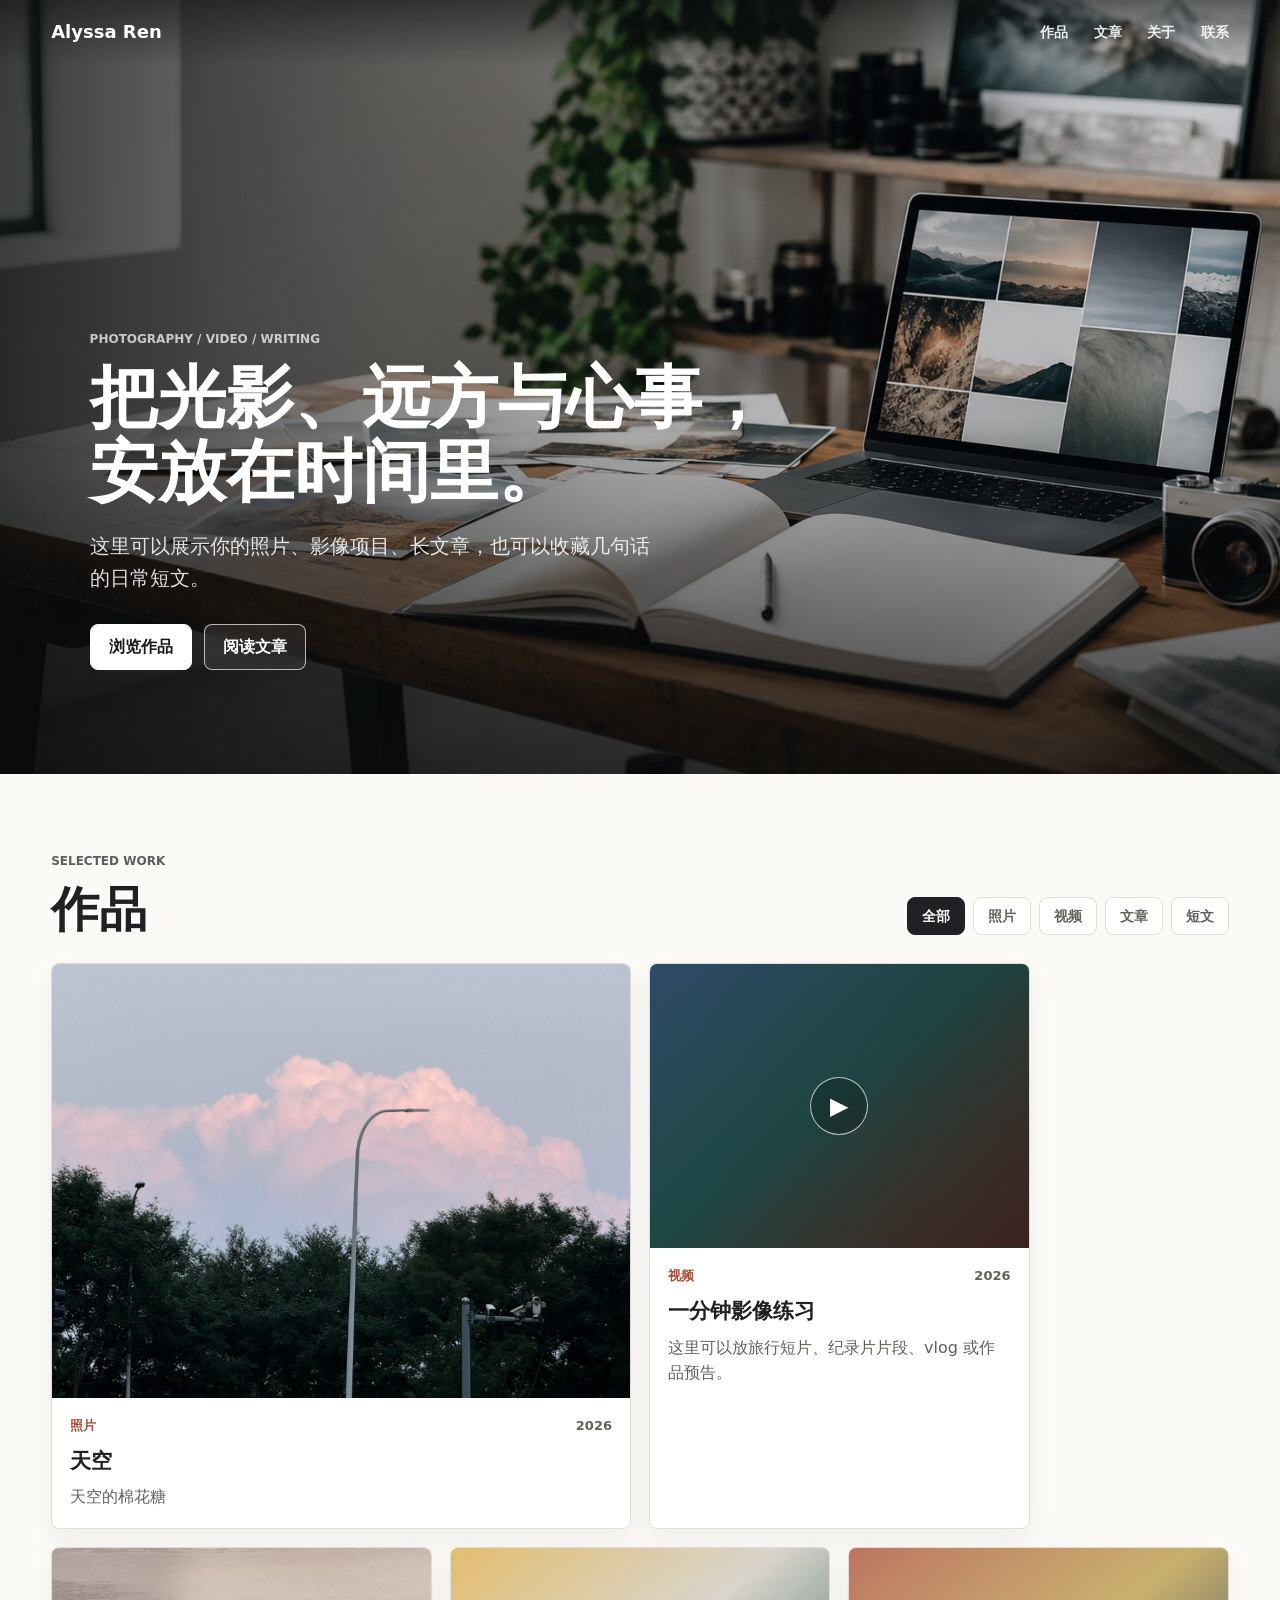
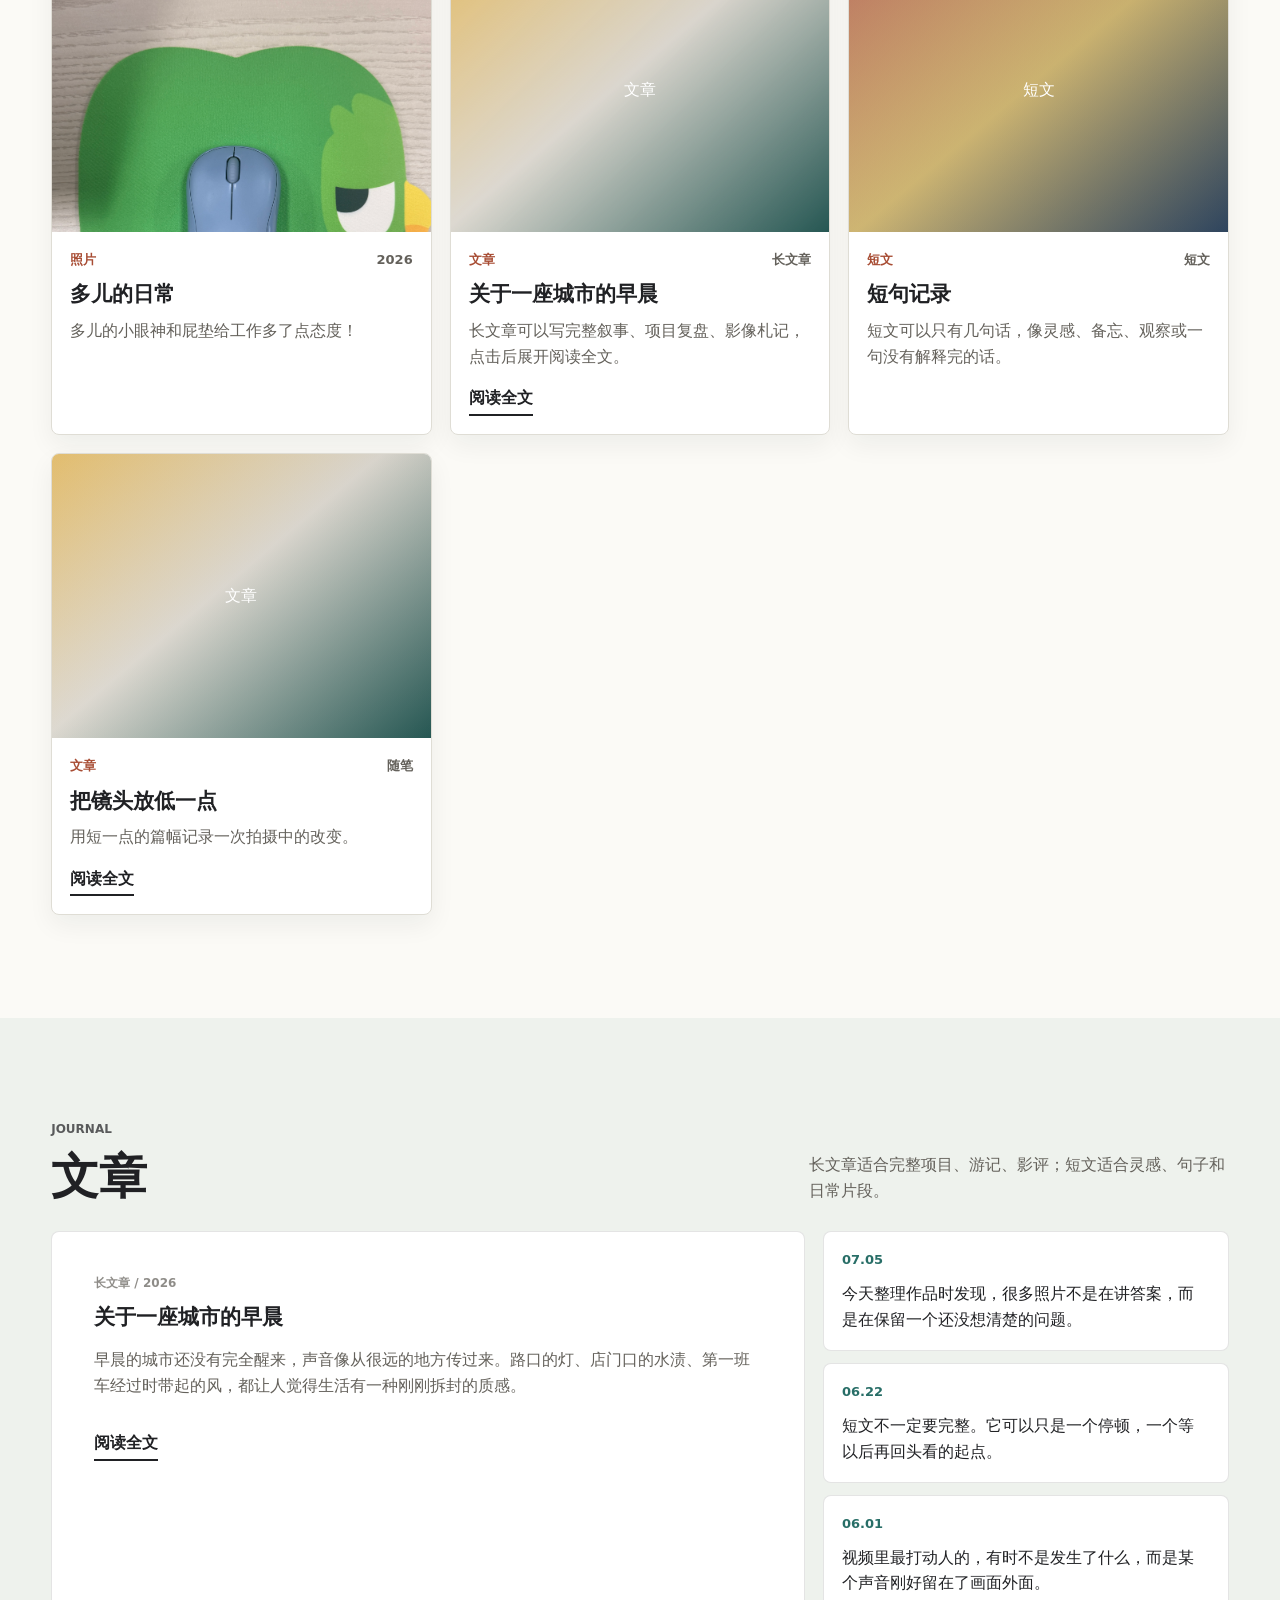
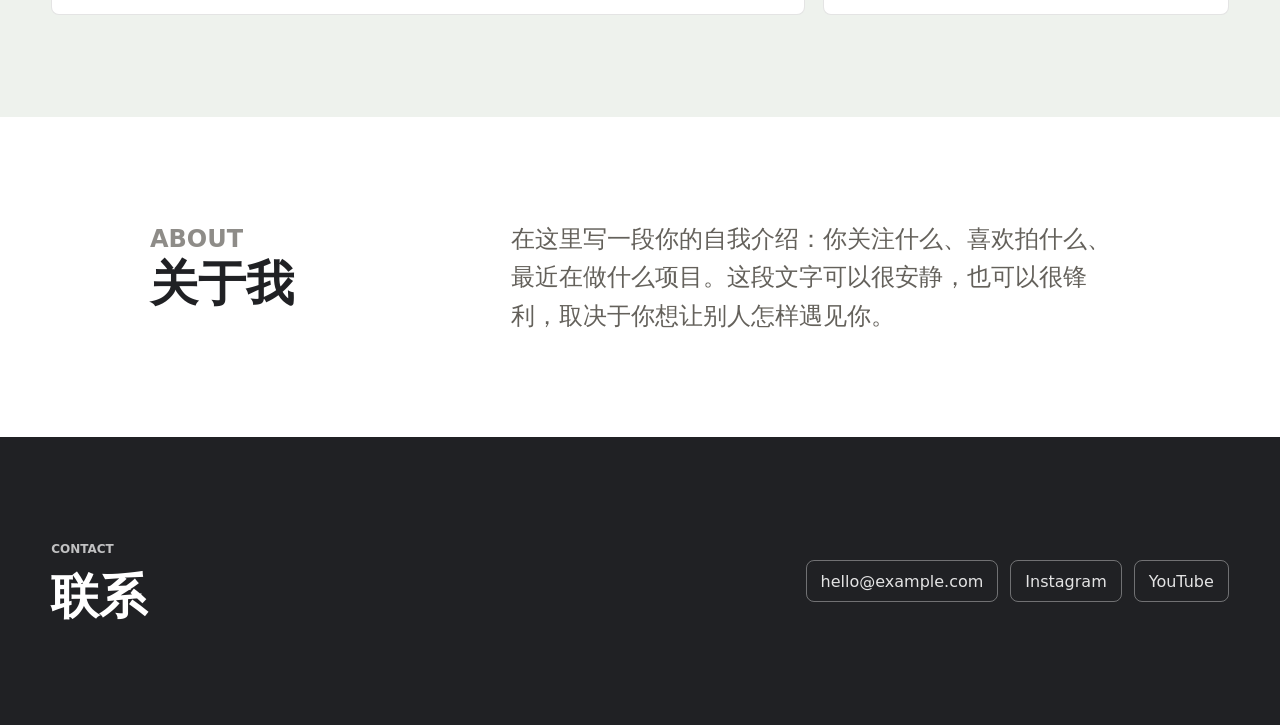
<file: index.html>
<!doctype html>
<html lang="zh-CN">
  <head>
    <meta charset="utf-8" />
    <meta name="viewport" content="width=device-width, initial-scale=1" />
    <title>你的名字 - 个人作品集</title>
    <meta
      name="description"
      content="个人作品集网页，用于展示照片、视频、长文章和短文记录。"
    />
    <link rel="stylesheet" href="styles.css?v=portfolio-2" />
    <script src="https://identity.netlify.com/v1/netlify-identity-widget.js"></script>
  </head>
  <body>
    <header class="site-header">
      <a class="brand" href="#top" aria-label="回到首页" id="site-name">你的名字</a>
      <nav class="site-nav" aria-label="主要导航">
        <a href="#works">作品</a>
        <a href="#writing">文章</a>
        <a href="#about">关于</a>
        <a href="#contact">联系</a>
      </nav>
    </header>

    <main id="top">
      <section class="hero" aria-labelledby="hero-title">
        <img
          class="hero-image"
          src="assets/hero-archive.png"
          alt="桌面上的照片、笔记本、相机与创作资料"
        />
        <div class="hero-shade"></div>
        <div class="hero-content">
          <p class="eyebrow">Photography / Video / Writing</p>
          <h1 id="hero-title">把光影、远方与心事，安放在时间里。</h1>
          <p class="hero-copy" id="hero-copy">
            这里可以展示你的照片、影像项目、长文章，也可以收藏几句话的日常短文。
          </p>
          <div class="hero-actions" aria-label="快捷入口">
            <a class="button primary" href="#works">浏览作品</a>
            <a class="button secondary" href="#writing">阅读文章</a>
          </div>
        </div>
      </section>

      <section class="section workbench" id="works" aria-labelledby="works-title">
        <div class="section-heading">
          <div>
            <p class="eyebrow">Selected Work</p>
            <h2 id="works-title">作品</h2>
          </div>
          <div class="filter-bar" role="tablist" aria-label="作品分类">
            <button class="filter-button active" type="button" data-filter="all" role="tab">
              全部
            </button>
            <button class="filter-button" type="button" data-filter="photo" role="tab">
              照片
            </button>
            <button class="filter-button" type="button" data-filter="video" role="tab">
              视频
            </button>
            <button class="filter-button" type="button" data-filter="essay" role="tab">
              文章
            </button>
            <button class="filter-button" type="button" data-filter="note" role="tab">
              短文
            </button>
          </div>
        </div>
        <div class="work-grid" id="work-grid" aria-live="polite"></div>
      </section>

      <section class="section writing-band" id="writing" aria-labelledby="writing-title">
        <div class="section-heading">
          <div>
            <p class="eyebrow">Journal</p>
            <h2 id="writing-title">文章</h2>
          </div>
          <p class="section-note">
            长文章适合完整项目、游记、影评；短文适合灵感、句子和日常片段。
          </p>
        </div>
        <div class="writing-layout">
          <article class="feature-article" id="featured-article"></article>
          <div class="note-list" id="note-list"></div>
        </div>
      </section>

      <section class="section about-band" id="about" aria-labelledby="about-title">
        <div class="about-layout">
          <div>
            <p class="eyebrow">About</p>
            <h2 id="about-title">关于我</h2>
          </div>
          <p id="about-copy">
            在这里写一段你的自我介绍：你关注什么、喜欢拍什么、最近在做什么项目。
            这段文字可以很安静，也可以很锋利，取决于你想让别人怎样遇见你。
          </p>
        </div>
      </section>

      <section class="section contact-band" id="contact" aria-labelledby="contact-title">
        <div>
          <p class="eyebrow">Contact</p>
          <h2 id="contact-title">联系</h2>
        </div>
        <div class="contact-links">
          <a href="mailto:hello@example.com" id="email-link">hello@example.com</a>
          <a href="https://www.instagram.com/" target="_blank" rel="noreferrer" id="instagram-link">Instagram</a>
          <a href="https://www.youtube.com/" target="_blank" rel="noreferrer" id="youtube-link">YouTube</a>
        </div>
      </section>
    </main>

    <dialog class="article-dialog" id="article-dialog" aria-labelledby="dialog-title">
      <button class="close-button" type="button" aria-label="关闭文章" id="close-dialog">
        ×
      </button>
      <article class="dialog-content">
        <p class="eyebrow" id="dialog-meta"></p>
        <h2 id="dialog-title"></h2>
        <div id="dialog-body"></div>
      </article>
    </dialog>

    <script>
      if (window.netlifyIdentity) {
        window.netlifyIdentity.on("init", (user) => {
          if (!user) {
            window.netlifyIdentity.on("login", () => {
              document.location.href = "/admin/";
            });
          }
        });
      }
    </script>
    <script src="script.js?v=portfolio-3"></script>
  </body>
</html>
</file>
<file: styles.css>
:root {
  --ink: #202124;
  --muted: #64615b;
  --paper: #fbfaf6;
  --panel: #ffffff;
  --line: #dfddd5;
  --rust: #a84d34;
  --teal: #286e67;
  --gold: #d8a63c;
  --blue: #36577c;
  --shadow: 0 18px 50px rgba(25, 26, 28, 0.12);
}

* {
  box-sizing: border-box;
}

html {
  scroll-behavior: smooth;
}

body {
  margin: 0;
  color: var(--ink);
  background: var(--paper);
  font-family:
    Inter, ui-sans-serif, system-ui, -apple-system, BlinkMacSystemFont, "Segoe UI",
    "PingFang SC", "Microsoft YaHei", sans-serif;
  line-height: 1.6;
}

a {
  color: inherit;
  text-decoration: none;
}

button,
a {
  -webkit-tap-highlight-color: transparent;
}

.site-header {
  position: fixed;
  z-index: 20;
  top: 0;
  left: 0;
  right: 0;
  display: flex;
  align-items: center;
  justify-content: space-between;
  gap: 24px;
  padding: 18px clamp(18px, 4vw, 56px);
  color: #fff;
  background: linear-gradient(rgba(16, 18, 18, 0.58), rgba(16, 18, 18, 0));
}

.brand {
  font-size: 18px;
  font-weight: 800;
}

.site-nav {
  display: flex;
  gap: clamp(12px, 2vw, 28px);
  font-size: 14px;
  font-weight: 700;
}

.site-nav a {
  opacity: 0.9;
}

.site-nav a:hover {
  opacity: 1;
}

.hero {
  position: relative;
  min-height: 86vh;
  display: grid;
  align-items: end;
  overflow: hidden;
  background: #161819;
}

.hero-image {
  position: absolute;
  inset: 0;
  width: 100%;
  height: 100%;
  object-fit: cover;
}

.hero-shade {
  position: absolute;
  inset: 0;
  background:
    linear-gradient(90deg, rgba(10, 12, 12, 0.78), rgba(10, 12, 12, 0.28) 48%, rgba(10, 12, 12, 0.08)),
    linear-gradient(0deg, rgba(10, 12, 12, 0.76), rgba(10, 12, 12, 0.05) 46%);
}

.hero-content {
  position: relative;
  width: min(760px, calc(100% - 36px));
  margin: 0 0 clamp(52px, 9vw, 104px) clamp(18px, 7vw, 92px);
  color: #fff;
}

.eyebrow {
  margin: 0 0 12px;
  color: currentColor;
  font-size: 12px;
  font-weight: 800;
  letter-spacing: 0;
  text-transform: uppercase;
  opacity: 0.72;
}

h1,
h2,
h3,
p {
  overflow-wrap: anywhere;
}

h1 {
  max-width: 720px;
  margin: 0;
  font-size: clamp(38px, 6vw, 68px);
  line-height: 1.08;
  letter-spacing: 0;
}

h2 {
  margin: 0;
  font-size: clamp(28px, 4vw, 48px);
  line-height: 1.08;
  letter-spacing: 0;
}

h3 {
  margin: 0;
  font-size: 21px;
  line-height: 1.22;
}

.hero-copy {
  max-width: 560px;
  margin: 22px 0 0;
  color: rgba(255, 255, 255, 0.86);
  font-size: clamp(16px, 2vw, 20px);
}

.hero-actions {
  display: flex;
  flex-wrap: wrap;
  gap: 12px;
  margin-top: 30px;
}

.button {
  display: inline-flex;
  min-height: 46px;
  align-items: center;
  justify-content: center;
  border: 1px solid rgba(255, 255, 255, 0.68);
  border-radius: 8px;
  padding: 0 18px;
  font-weight: 800;
}

.button.primary {
  border-color: #fff;
  color: #17191a;
  background: #fff;
}

.button.secondary {
  color: #fff;
  background: rgba(255, 255, 255, 0.08);
  backdrop-filter: blur(10px);
}

.section {
  padding: clamp(56px, 8vw, 104px) clamp(18px, 4vw, 56px);
}

.section-heading {
  display: flex;
  align-items: end;
  justify-content: space-between;
  gap: 28px;
  max-width: 1180px;
  margin: 0 auto 28px;
}

.section-note {
  max-width: 420px;
  margin: 0;
  color: var(--muted);
}

.workbench {
  margin-top: -24px;
  background: var(--paper);
}

.filter-bar {
  display: flex;
  flex-wrap: wrap;
  gap: 8px;
  justify-content: flex-end;
}

.filter-button {
  min-height: 38px;
  border: 1px solid var(--line);
  border-radius: 8px;
  padding: 0 14px;
  color: var(--muted);
  background: #fff;
  font: inherit;
  font-size: 14px;
  font-weight: 800;
  cursor: pointer;
}

.filter-button.active,
.filter-button:hover {
  color: #fff;
  border-color: var(--ink);
  background: var(--ink);
}

.work-grid {
  display: grid;
  grid-template-columns: repeat(12, 1fr);
  gap: 18px;
  max-width: 1180px;
  margin: 0 auto;
}

.work-card {
  grid-column: span 4;
  min-width: 0;
  overflow: hidden;
  border: 1px solid var(--line);
  border-radius: 8px;
  background: var(--panel);
  box-shadow: 0 10px 26px rgba(25, 26, 28, 0.06);
}

.work-card.large {
  grid-column: span 6;
}

.work-media {
  position: relative;
  aspect-ratio: 4 / 3;
  display: grid;
  place-items: center;
  overflow: hidden;
  color: #fff;
  background: var(--teal);
}

.work-media img {
  width: 100%;
  height: 100%;
  object-fit: cover;
}

.work-media.photo-visual {
  background:
    linear-gradient(135deg, rgba(32, 33, 36, 0.08), rgba(32, 33, 36, 0.42)),
    linear-gradient(135deg, #879a7b, #d8a63c 48%, #36577c);
}

.work-media.video-visual {
  background:
    linear-gradient(135deg, rgba(18, 20, 22, 0.2), rgba(18, 20, 22, 0.74)),
    linear-gradient(140deg, #36577c, #286e67 48%, #a84d34);
}

.work-media.essay-visual {
  background:
    linear-gradient(135deg, rgba(255, 255, 255, 0.26), rgba(32, 33, 36, 0.3)),
    linear-gradient(140deg, #d8a63c, #f7f1e5 46%, #286e67);
}

.work-media.note-visual {
  background:
    linear-gradient(135deg, rgba(255, 255, 255, 0.22), rgba(32, 33, 36, 0.34)),
    linear-gradient(140deg, #a84d34, #e9c76b 48%, #36577c);
}

.play-mark {
  width: 58px;
  height: 58px;
  display: grid;
  place-items: center;
  border: 1px solid rgba(255, 255, 255, 0.72);
  border-radius: 50%;
  background: rgba(0, 0, 0, 0.22);
  font-size: 24px;
  line-height: 1;
}

.work-body {
  padding: 18px;
}

.work-meta {
  display: flex;
  align-items: center;
  justify-content: space-between;
  gap: 12px;
  margin-bottom: 12px;
  color: var(--muted);
  font-size: 13px;
  font-weight: 800;
}

.tag {
  color: var(--rust);
}

.work-body p {
  margin: 10px 0 0;
  color: var(--muted);
}

.read-more {
  margin-top: 16px;
  border: 0;
  border-bottom: 2px solid var(--ink);
  padding: 0 0 3px;
  color: var(--ink);
  background: transparent;
  font: inherit;
  font-weight: 900;
  cursor: pointer;
}

.writing-band {
  background: #eef2ed;
}

.writing-layout {
  display: grid;
  grid-template-columns: minmax(0, 1.3fr) minmax(280px, 0.7fr);
  gap: 18px;
  max-width: 1180px;
  margin: 0 auto;
}

.feature-article,
.note-item {
  border: 1px solid rgba(32, 33, 36, 0.12);
  border-radius: 8px;
  background: #fff;
}

.feature-article {
  padding: clamp(24px, 4vw, 42px);
}

.feature-article p {
  color: var(--muted);
}

.note-list {
  display: grid;
  gap: 12px;
}

.note-item {
  padding: 18px;
}

.note-item time {
  display: block;
  margin-bottom: 10px;
  color: var(--teal);
  font-size: 13px;
  font-weight: 900;
}

.note-item p {
  margin: 0;
}

.about-band {
  background: #fff;
}

.about-layout {
  display: grid;
  grid-template-columns: minmax(180px, 0.35fr) minmax(0, 0.65fr);
  gap: 28px;
  max-width: 980px;
  margin: 0 auto;
}

.about-layout p {
  margin: 0;
  color: var(--muted);
  font-size: clamp(18px, 2vw, 24px);
}

.contact-band {
  display: flex;
  align-items: center;
  justify-content: space-between;
  gap: 28px;
  background: var(--ink);
  color: #fff;
}

.contact-links {
  display: flex;
  flex-wrap: wrap;
  gap: 12px;
  justify-content: flex-end;
}

.contact-links a {
  min-height: 42px;
  display: inline-flex;
  align-items: center;
  border: 1px solid rgba(255, 255, 255, 0.36);
  border-radius: 8px;
  padding: 0 14px;
  color: rgba(255, 255, 255, 0.88);
}

.article-dialog {
  width: min(780px, calc(100% - 28px));
  max-height: min(82vh, 760px);
  border: 0;
  border-radius: 8px;
  padding: 0;
  color: var(--ink);
  background: #fff;
  box-shadow: var(--shadow);
}

.article-dialog::backdrop {
  background: rgba(8, 10, 10, 0.58);
}

.close-button {
  position: sticky;
  top: 0;
  float: right;
  width: 44px;
  height: 44px;
  border: 0;
  color: var(--ink);
  background: #fff;
  font-size: 30px;
  line-height: 1;
  cursor: pointer;
}

.dialog-content {
  padding: clamp(26px, 5vw, 56px);
}

.dialog-content p {
  color: var(--muted);
}

@media (max-width: 900px) {
  .site-header {
    align-items: flex-start;
  }

  .site-nav {
    max-width: 260px;
    justify-content: flex-end;
    flex-wrap: wrap;
  }

  .section-heading,
  .contact-band {
    align-items: flex-start;
    flex-direction: column;
  }

  .filter-bar,
  .contact-links {
    justify-content: flex-start;
  }

  .work-card,
  .work-card.large {
    grid-column: span 6;
  }

  .writing-layout,
  .about-layout {
    grid-template-columns: 1fr;
  }
}

@media (max-width: 620px) {
  .site-header {
    position: absolute;
  }

  .brand {
    font-size: 16px;
  }

  .site-nav {
    gap: 10px;
    font-size: 13px;
  }

  .hero {
    min-height: 82vh;
  }

  .hero-content {
    width: calc(100% - 32px);
    margin: 0 16px 44px;
  }

  h1 {
    font-size: 34px;
  }

  .work-grid {
    grid-template-columns: 1fr;
  }

  .work-card,
  .work-card.large {
    grid-column: auto;
  }

  .filter-button {
    flex: 1 1 auto;
  }
}
</file>
